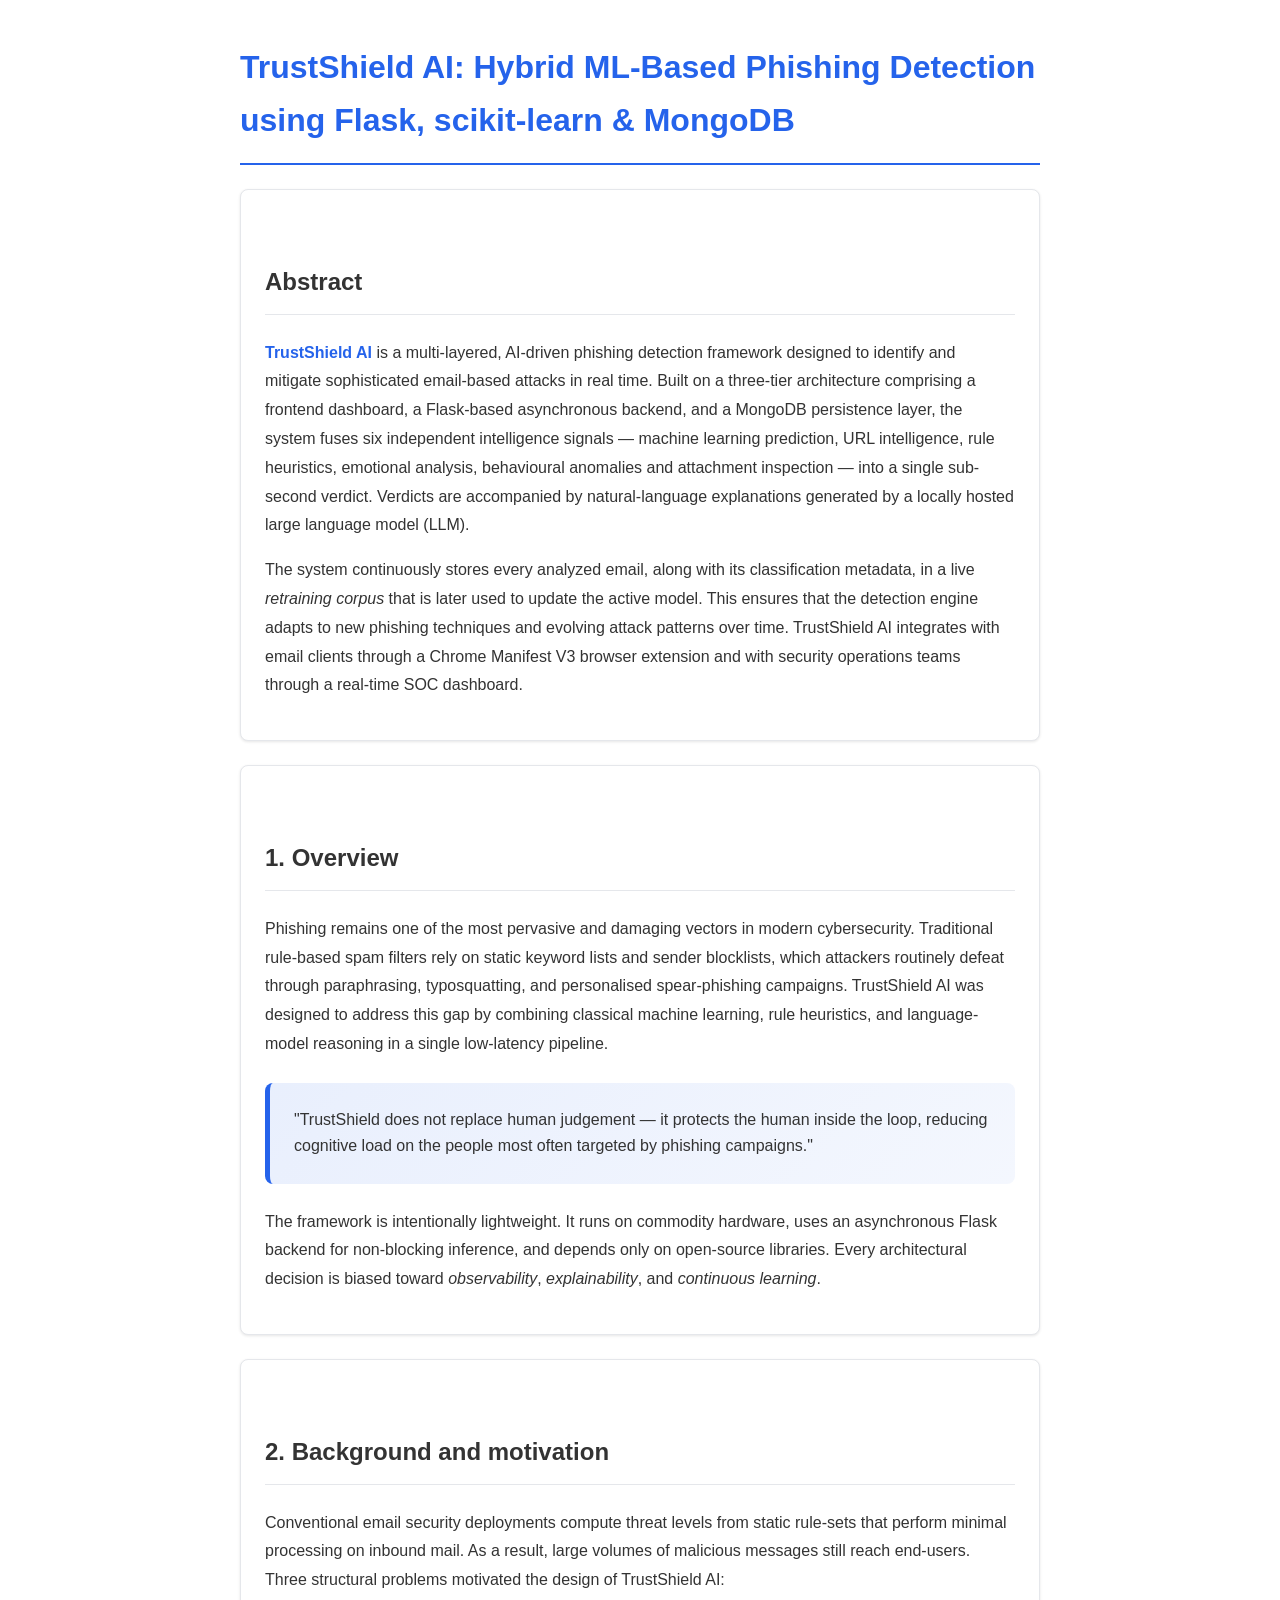
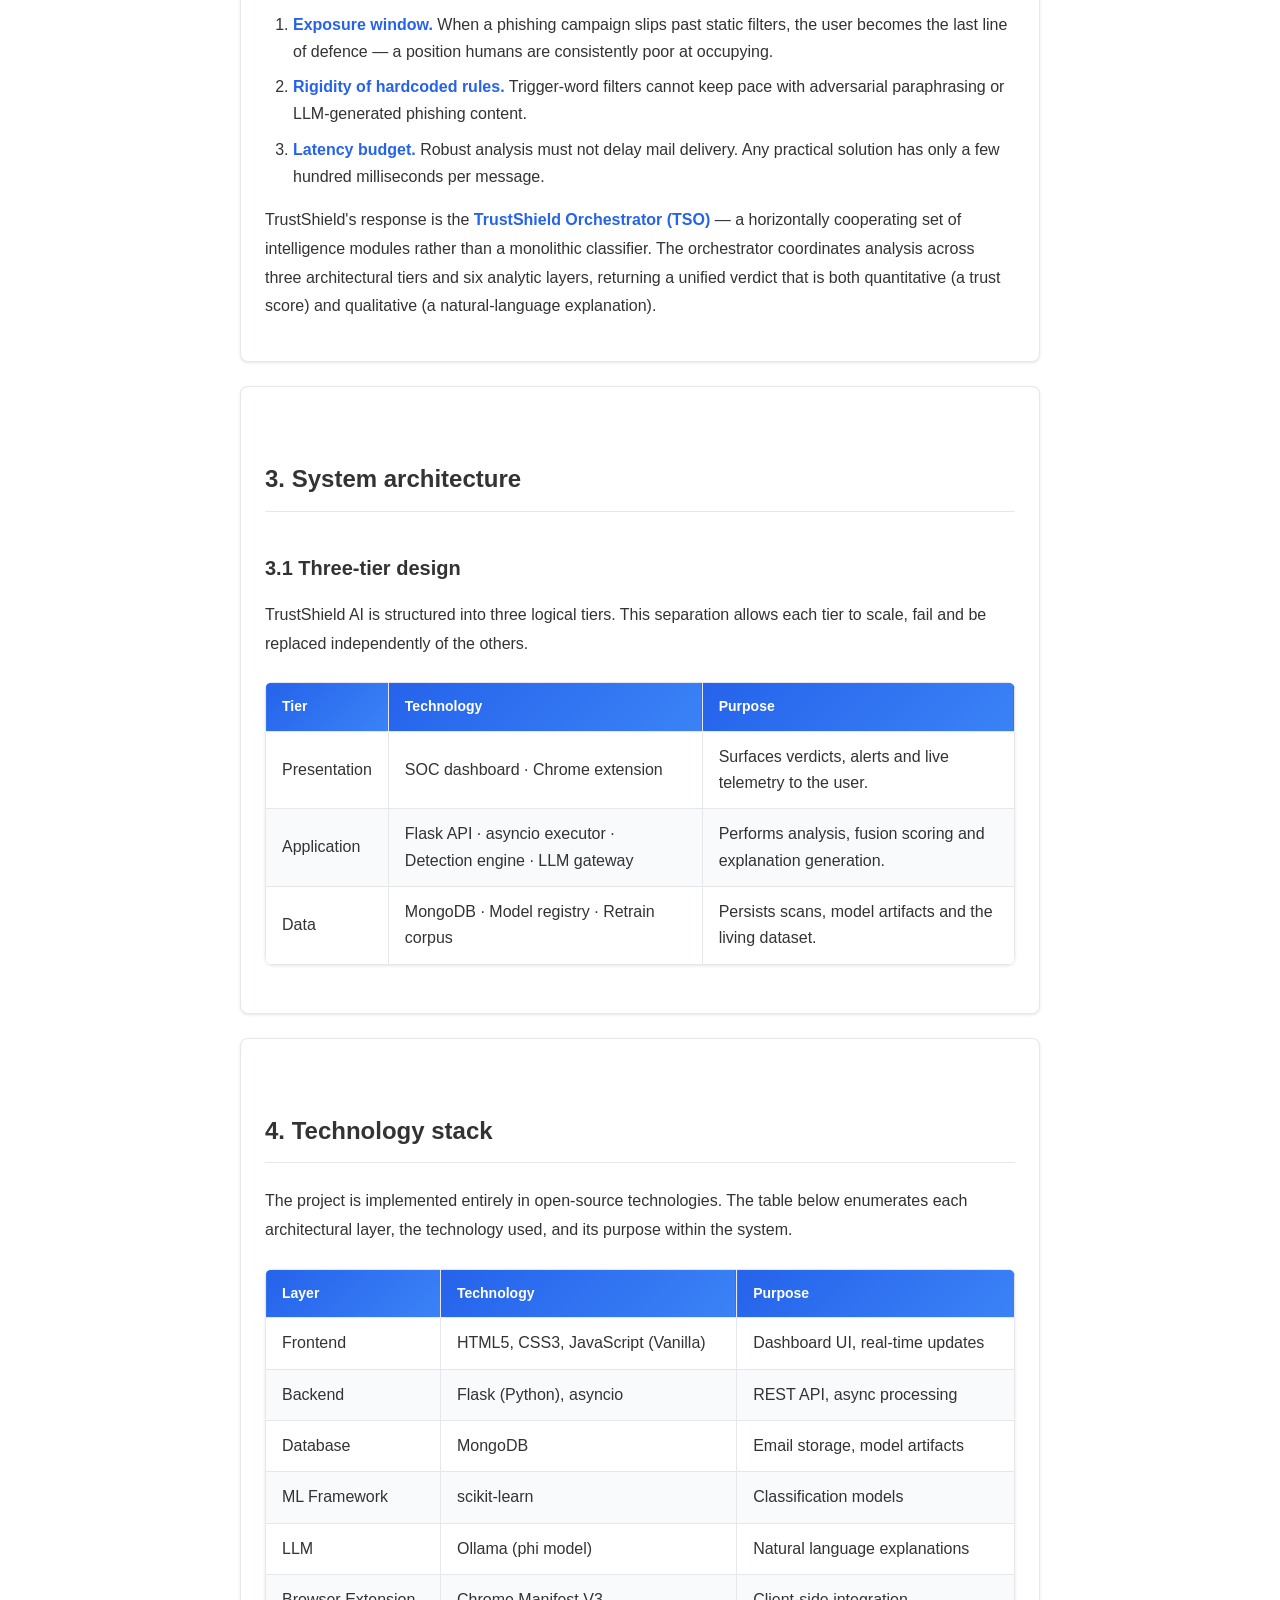
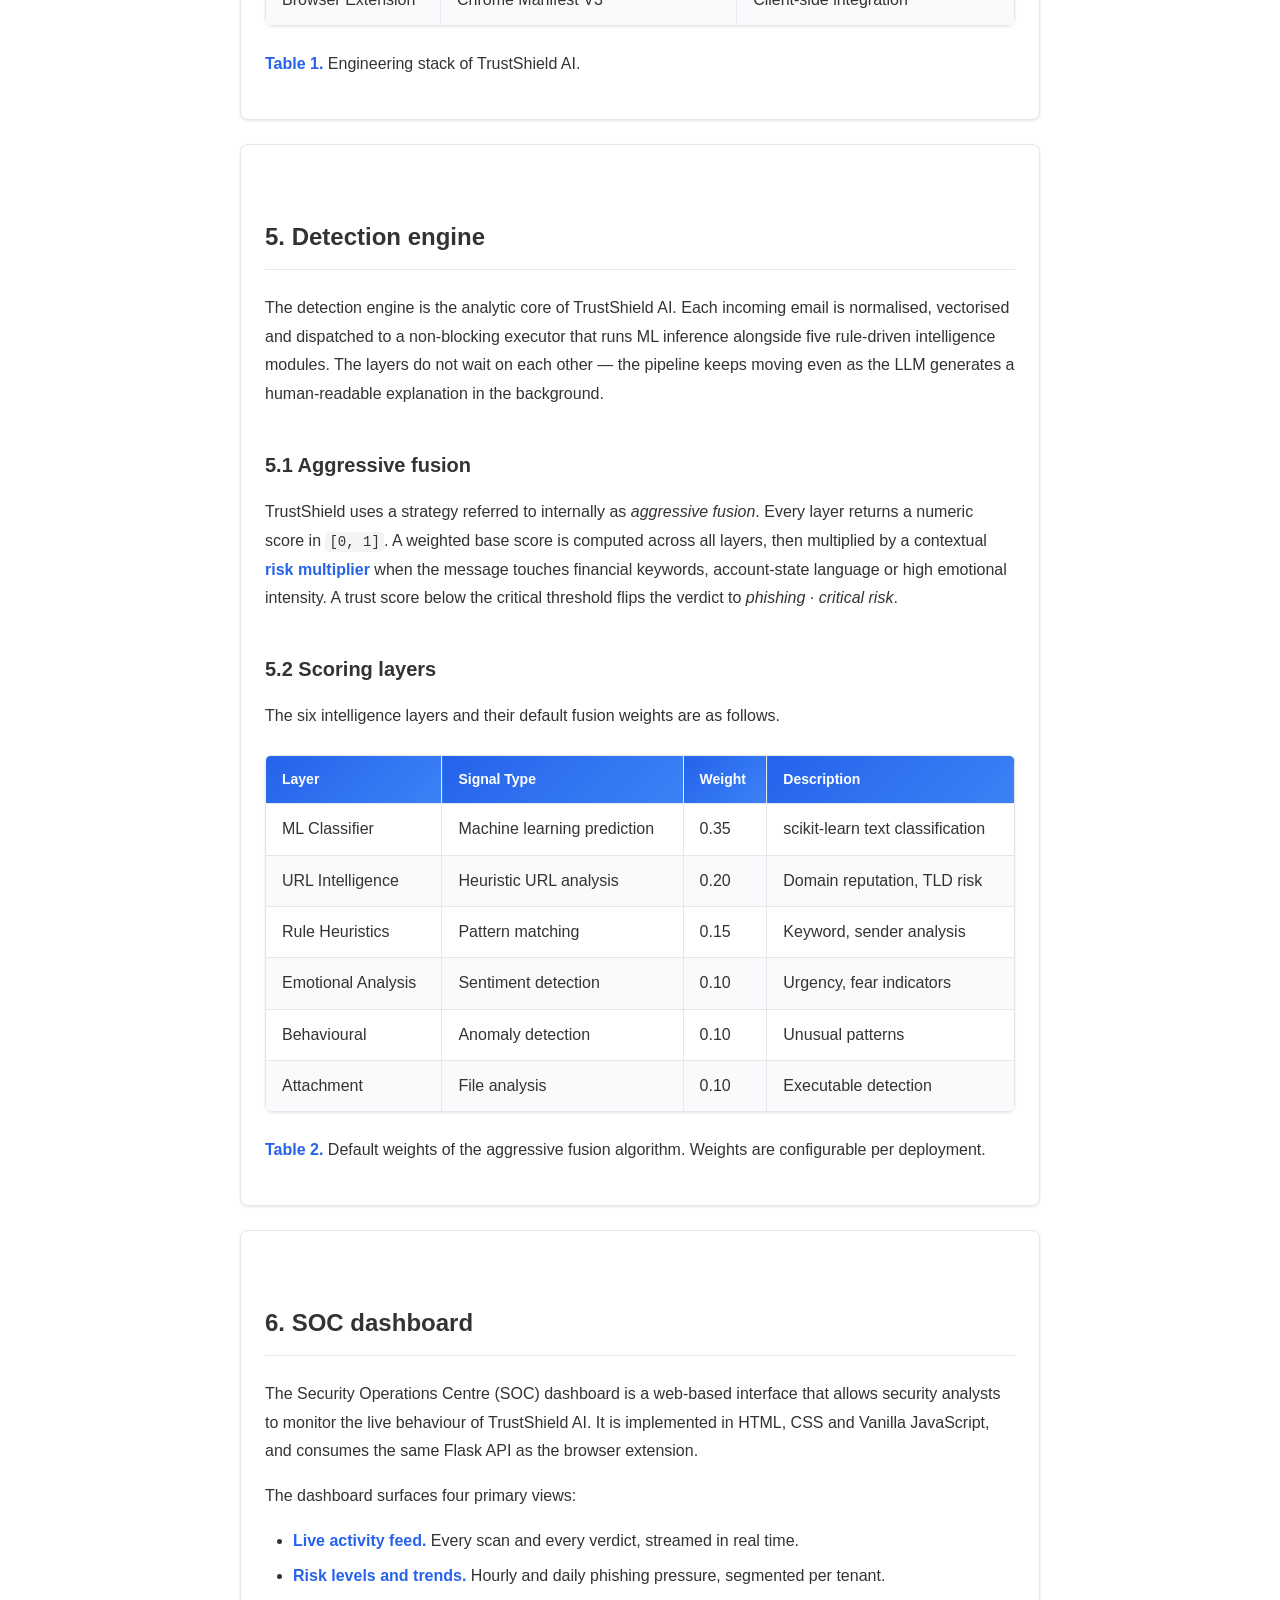
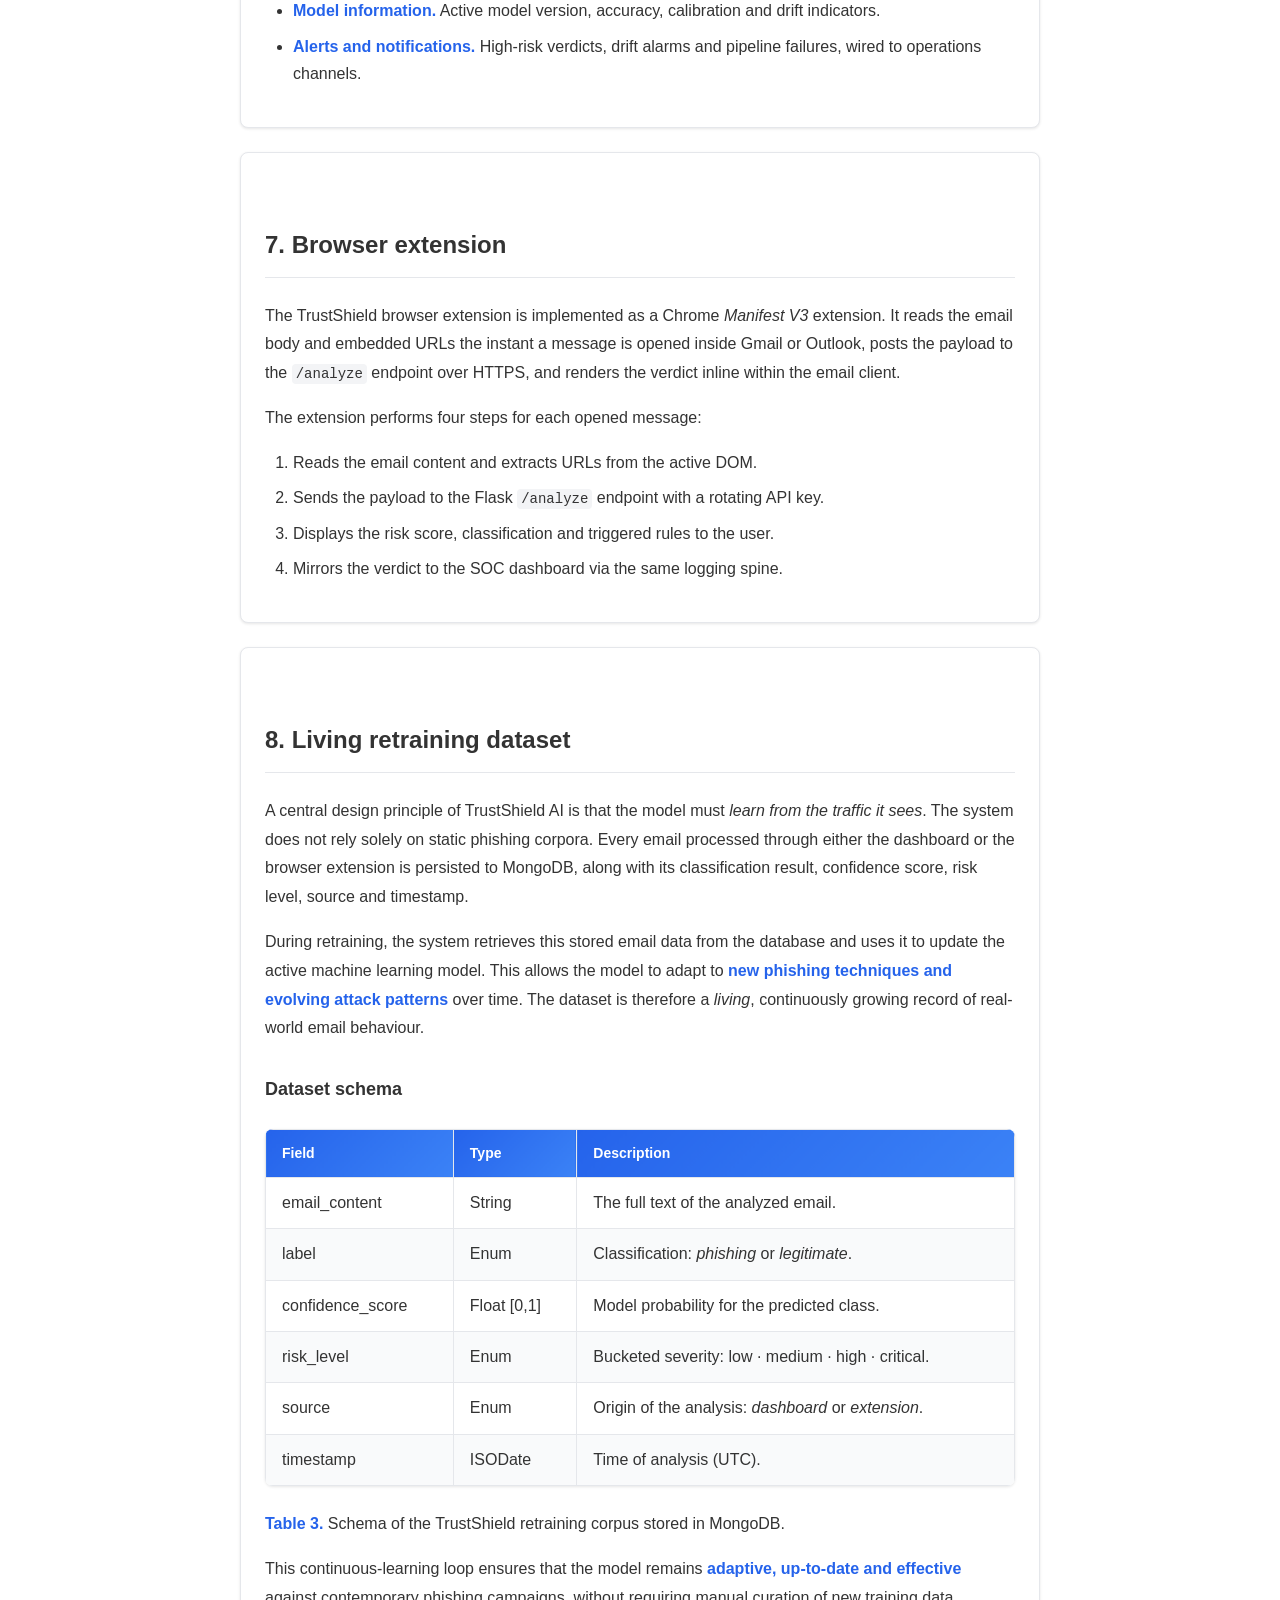
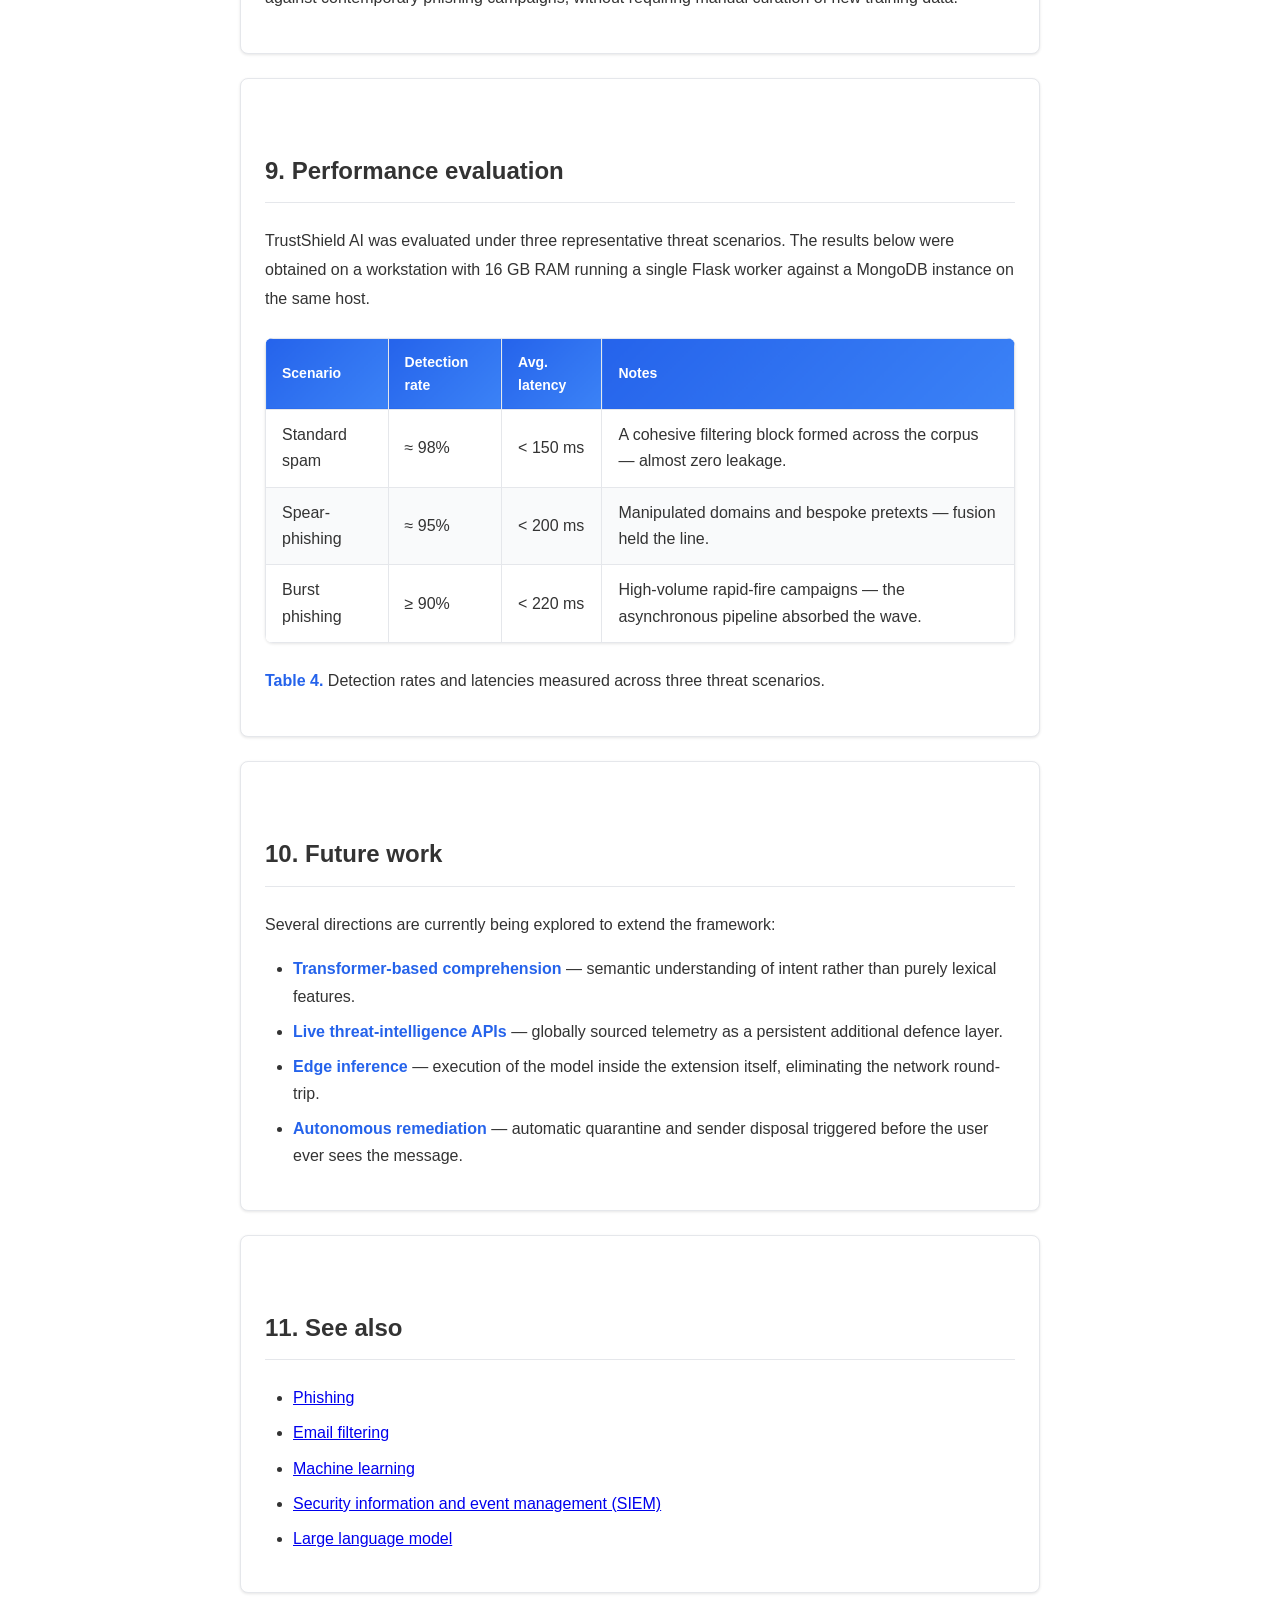
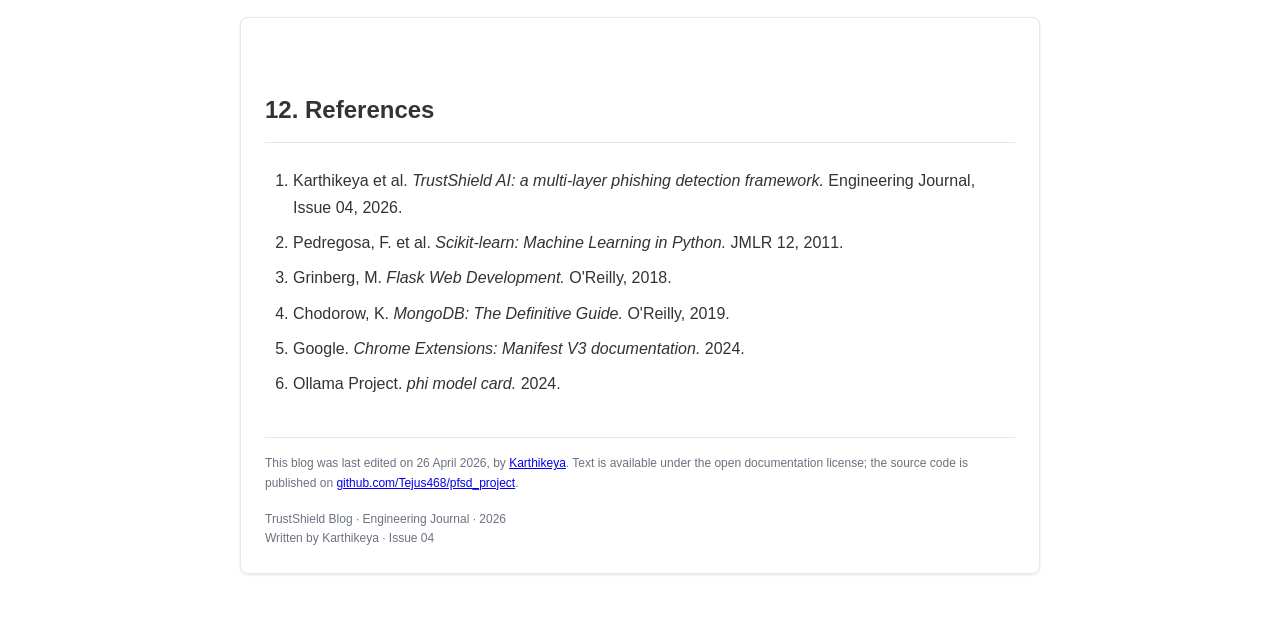
<file: trustshield-ai-document.html>
<!DOCTYPE html>
<html lang="en">
<head>
    <meta charset="UTF-8">
    <meta name="viewport" content="width=device-width, initial-scale=1.0">
    <title>TrustShield AI - Phishing Detection Framework</title>
    <style>
        body {
            font-family: 'Segoe UI', 'Inter', 'Source Sans 3', 'Helvetica Neue', sans-serif;
            font-size: 16px;
            line-height: 1.65;
            color: #333;
            max-width: 800px;
            margin: 0 auto;
            padding: 20px;
            background: white;
        }
        h1 {
            font-size: 32px;
            font-weight: bold;
            color: #2563eb;
            margin-bottom: 20px;
            border-bottom: 2px solid #2563eb;
            padding-bottom: 16px;
        }
        h2 {
            font-size: 24px;
            font-weight: 600;
            color: #333;
            margin-top: 48px;
            margin-bottom: 24px;
            border-bottom: 1px solid #e5e7eb;
            padding-bottom: 12px;
        }
        h3 {
            font-size: 20px;
            font-weight: 600;
            color: #333;
            margin-top: 40px;
            margin-bottom: 16px;
        }
        h4 {
            font-size: 18px;
            font-weight: 600;
            color: #333;
            margin-top: 32px;
            margin-bottom: 12px;
        }
        p {
            margin-bottom: 16px;
            line-height: 1.8;
        }
        strong {
            color: #2563eb;
            font-weight: 600;
        }
        code {
            background: #f3f4f6;
            padding: 2px 4px;
            border-radius: 4px;
            font-family: 'Courier New', monospace;
            font-size: 14px;
        }
        pre {
            background: #1e1e1e;
            color: #00ffcc;
            padding: 16px;
            border-radius: 8px;
            overflow-x: auto;
            font-family: 'Courier New', monospace;
            font-size: 14px;
            margin: 20px 0;
        }
        table {
            width: 100%;
            border-collapse: collapse;
            margin: 24px 0;
            background: white;
            border-radius: 8px;
            overflow: hidden;
            box-shadow: 0 1px 3px rgba(0,0,0,0.1);
        }
        th, td {
            border: 1px solid #e5e7eb;
            padding: 12px 16px;
            text-align: left;
        }
        th {
            background: linear-gradient(135deg, #2563eb 0%, #3b82f6 100%);
            color: white;
            font-weight: 600;
            font-size: 14px;
        }
        tr:nth-child(even) td {
            background: #f9fafb;
        }
        ul, ol {
            margin-bottom: 16px;
            padding-left: 28px;
        }
        li {
            margin-bottom: 8px;
            line-height: 1.7;
        }
        blockquote {
            border-left: 4px solid #2563eb;
            padding-left: 16px;
            margin: 20px 0;
            font-style: italic;
            background: #f0f9ff;
            padding: 16px;
            border-radius: 0 8px 8px 0;
        }
        .section-card {
            background: white;
            border: 1px solid #e5e7eb;
            border-radius: 8px;
            padding: 24px;
            margin: 24px 0;
            box-shadow: 0 1px 3px rgba(0,0,0,0.1);
        }
        .highlight-box {
            background: linear-gradient(135deg, rgba(37, 99, 235, 0.1) 0%, rgba(37, 99, 235, 0.05) 100%);
            border-left: 5px solid #2563eb;
            padding: 24px;
            margin: 24px 0;
            border-radius: 8px;
        }
        figure {
            margin: 24px 0;
            text-align: center;
        }
        figcaption {
            font-size: 14px;
            color: #6b7280;
            margin-top: 8px;
            font-style: italic;
        }
        @media print {
            body { margin: 0; padding: 10px; }
            .section-card { break-inside: avoid; }
            h2, h3, h4 { break-after: avoid; }
            table { break-inside: avoid; }
        }
    </style>
</head>
<body>
    <h1>TrustShield AI: Hybrid ML-Based Phishing Detection using Flask, scikit-learn & MongoDB</h1>
    
    <div class="section-card">
        <h2>Abstract</h2>
        <p><strong>TrustShield AI</strong> is a multi-layered, AI-driven phishing detection framework designed to identify and mitigate sophisticated email-based attacks in real time. Built on a three-tier architecture comprising a frontend dashboard, a Flask-based asynchronous backend, and a MongoDB persistence layer, the system fuses six independent intelligence signals — machine learning prediction, URL intelligence, rule heuristics, emotional analysis, behavioural anomalies and attachment inspection — into a single sub-second verdict. Verdicts are accompanied by natural-language explanations generated by a locally hosted large language model (LLM).</p>
        
        <p>The system continuously stores every analyzed email, along with its classification metadata, in a live <em>retraining corpus</em> that is later used to update the active model. This ensures that the detection engine adapts to new phishing techniques and evolving attack patterns over time. TrustShield AI integrates with email clients through a Chrome Manifest V3 browser extension and with security operations teams through a real-time SOC dashboard.</p>
    </div>

    <div class="section-card">
        <h2>1. Overview</h2>
        <p>Phishing remains one of the most pervasive and damaging vectors in modern cybersecurity. Traditional rule-based spam filters rely on static keyword lists and sender blocklists, which attackers routinely defeat through paraphrasing, typosquatting, and personalised spear-phishing campaigns. TrustShield AI was designed to address this gap by combining classical machine learning, rule heuristics, and language-model reasoning in a single low-latency pipeline.</p>
        
        <div class="highlight-box">
            "TrustShield does not replace human judgement — it protects the human inside the loop, reducing cognitive load on the people most often targeted by phishing campaigns."
        </div>
        
        <p>The framework is intentionally lightweight. It runs on commodity hardware, uses an asynchronous Flask backend for non-blocking inference, and depends only on open-source libraries. Every architectural decision is biased toward <em>observability</em>, <em>explainability</em>, and <em>continuous learning</em>.</p>
    </div>

    <div class="section-card">
        <h2>2. Background and motivation</h2>
        <p>Conventional email security deployments compute threat levels from static rule-sets that perform minimal processing on inbound mail. As a result, large volumes of malicious messages still reach end-users. Three structural problems motivated the design of TrustShield AI:</p>
        
        <ol>
            <li><strong>Exposure window.</strong> When a phishing campaign slips past static filters, the user becomes the last line of defence — a position humans are consistently poor at occupying.</li>
            <li><strong>Rigidity of hardcoded rules.</strong> Trigger-word filters cannot keep pace with adversarial paraphrasing or LLM-generated phishing content.</li>
            <li><strong>Latency budget.</strong> Robust analysis must not delay mail delivery. Any practical solution has only a few hundred milliseconds per message.</li>
        </ol>
        
        <p>TrustShield's response is the <strong>TrustShield Orchestrator (TSO)</strong> — a horizontally cooperating set of intelligence modules rather than a monolithic classifier. The orchestrator coordinates analysis across three architectural tiers and six analytic layers, returning a unified verdict that is both quantitative (a trust score) and qualitative (a natural-language explanation).</p>
    </div>

    <div class="section-card">
        <h2>3. System architecture</h2>
        
        <h3>3.1 Three-tier design</h3>
        <p>TrustShield AI is structured into three logical tiers. This separation allows each tier to scale, fail and be replaced independently of the others.</p>
        
        <table>
            <thead>
                <tr>
                    <th>Tier</th>
                    <th>Technology</th>
                    <th>Purpose</th>
                </tr>
            </thead>
            <tbody>
                <tr>
                    <td className="font-semibold">Presentation</td>
                    <td>SOC dashboard · Chrome extension</td>
                    <td>Surfaces verdicts, alerts and live telemetry to the user.</td>
                </tr>
                <tr>
                    <td className="font-semibold">Application</td>
                    <td>Flask API · asyncio executor · Detection engine · LLM gateway</td>
                    <td>Performs analysis, fusion scoring and explanation generation.</td>
                </tr>
                <tr>
                    <td className="font-semibold">Data</td>
                    <td>MongoDB · Model registry · Retrain corpus</td>
                    <td>Persists scans, model artifacts and the living dataset.</td>
                </tr>
            </tbody>
        </table>
    </div>

    <div class="section-card">
        <h2>4. Technology stack</h2>
        <p>The project is implemented entirely in open-source technologies. The table below enumerates each architectural layer, the technology used, and its purpose within the system.</p>
        
        <table>
            <thead>
                <tr>
                    <th>Layer</th>
                    <th>Technology</th>
                    <th>Purpose</th>
                </tr>
            </thead>
            <tbody>
                <tr>
                    <td>Frontend</td>
                    <td>HTML5, CSS3, JavaScript (Vanilla)</td>
                    <td>Dashboard UI, real-time updates</td>
                </tr>
                <tr>
                    <td>Backend</td>
                    <td>Flask (Python), asyncio</td>
                    <td>REST API, async processing</td>
                </tr>
                <tr>
                    <td>Database</td>
                    <td>MongoDB</td>
                    <td>Email storage, model artifacts</td>
                </tr>
                <tr>
                    <td>ML Framework</td>
                    <td>scikit-learn</td>
                    <td>Classification models</td>
                </tr>
                <tr>
                    <td>LLM</td>
                    <td>Ollama (phi model)</td>
                    <td>Natural language explanations</td>
                </tr>
                <tr>
                    <td>Browser Extension</td>
                    <td>Chrome Manifest V3</td>
                    <td>Client-side integration</td>
                </tr>
            </tbody>
        </table>
        
        <p><strong>Table 1.</strong> Engineering stack of TrustShield AI.</p>
    </div>

    <div class="section-card">
        <h2>5. Detection engine</h2>
        <p>The detection engine is the analytic core of TrustShield AI. Each incoming email is normalised, vectorised and dispatched to a non-blocking executor that runs ML inference alongside five rule-driven intelligence modules. The layers do not wait on each other — the pipeline keeps moving even as the LLM generates a human-readable explanation in the background.</p>
        
        <h3>5.1 Aggressive fusion</h3>
        <p>TrustShield uses a strategy referred to internally as <em>aggressive fusion</em>. Every layer returns a numeric score in <code>[0, 1]</code>. A weighted base score is computed across all layers, then multiplied by a contextual <strong>risk multiplier</strong> when the message touches financial keywords, account-state language or high emotional intensity. A trust score below the critical threshold flips the verdict to <em> phishing · critical risk</em>.</p>
        
        <h3>5.2 Scoring layers</h3>
        <p>The six intelligence layers and their default fusion weights are as follows.</p>
        
        <table>
            <thead>
                <tr>
                    <th>Layer</th>
                    <th>Signal Type</th>
                    <th>Weight</th>
                    <th>Description</th>
                </tr>
            </thead>
            <tbody>
                <tr>
                    <td>ML Classifier</td>
                    <td>Machine learning prediction</td>
                    <td>0.35</td>
                    <td>scikit-learn text classification</td>
                </tr>
                <tr>
                    <td>URL Intelligence</td>
                    <td>Heuristic URL analysis</td>
                    <td>0.20</td>
                    <td>Domain reputation, TLD risk</td>
                </tr>
                <tr>
                    <td>Rule Heuristics</td>
                    <td>Pattern matching</td>
                    <td>0.15</td>
                    <td>Keyword, sender analysis</td>
                </tr>
                <tr>
                    <td>Emotional Analysis</td>
                    <td>Sentiment detection</td>
                    <td>0.10</td>
                    <td>Urgency, fear indicators</td>
                </tr>
                <tr>
                    <td>Behavioural</td>
                    <td>Anomaly detection</td>
                    <td>0.10</td>
                    <td>Unusual patterns</td>
                </tr>
                <tr>
                    <td>Attachment</td>
                    <td>File analysis</td>
                    <td>0.10</td>
                    <td>Executable detection</td>
                </tr>
            </tbody>
        </table>
        
        <p><strong>Table 2.</strong> Default weights of the aggressive fusion algorithm. Weights are configurable per deployment.</p>
    </div>

    <div class="section-card">
        <h2>6. SOC dashboard</h2>
        <p>The Security Operations Centre (SOC) dashboard is a web-based interface that allows security analysts to monitor the live behaviour of TrustShield AI. It is implemented in HTML, CSS and Vanilla JavaScript, and consumes the same Flask API as the browser extension.</p>
        
        <p>The dashboard surfaces four primary views:</p>
        <ul>
            <li><strong>Live activity feed.</strong> Every scan and every verdict, streamed in real time.</li>
            <li><strong>Risk levels and trends.</strong> Hourly and daily phishing pressure, segmented per tenant.</li>
            <li><strong>Model information.</strong> Active model version, accuracy, calibration and drift indicators.</li>
            <li><strong>Alerts and notifications.</strong> High-risk verdicts, drift alarms and pipeline failures, wired to operations channels.</li>
        </ul>
    </div>

    <div class="section-card">
        <h2>7. Browser extension</h2>
        <p>The TrustShield browser extension is implemented as a Chrome <em> Manifest V3</em> extension. It reads the email body and embedded URLs the instant a message is opened inside Gmail or Outlook, posts the payload to the <code>/analyze</code> endpoint over HTTPS, and renders the verdict inline within the email client.</p>
        
        <p>The extension performs four steps for each opened message:</p>
        <ol>
            <li>Reads the email content and extracts URLs from the active DOM.</li>
            <li>Sends the payload to the Flask <code>/analyze</code> endpoint with a rotating API key.</li>
            <li>Displays the risk score, classification and triggered rules to the user.</li>
            <li>Mirrors the verdict to the SOC dashboard via the same logging spine.</li>
        </ol>
    </div>

    <div class="section-card">
        <h2>8. Living retraining dataset</h2>
        <p>A central design principle of TrustShield AI is that the model must <em> learn from the traffic it sees</em>. The system does not rely solely on static phishing corpora. Every email processed through either the dashboard or the browser extension is persisted to MongoDB, along with its classification result, confidence score, risk level, source and timestamp.</p>
        
        <p>During retraining, the system retrieves this stored email data from the database and uses it to update the active machine learning model. This allows the model to adapt to <strong>new phishing techniques and evolving attack patterns</strong> over time. The dataset is therefore a <em>living</em>, continuously growing record of real-world email behaviour.</p>
        
        <h4>Dataset schema</h4>
        <table>
            <thead>
                <tr>
                    <th>Field</th>
                    <th>Type</th>
                    <th>Description</th>
                </tr>
            </thead>
            <tbody>
                <tr><td className="mono">email_content</td><td>String</td><td>The full text of the analyzed email.</td></tr>
                <tr><td className="mono">label</td><td>Enum</td><td>Classification: <em>phishing</em> or <em>legitimate</em>.</td></tr>
                <tr><td className="mono">confidence_score</td><td>Float [0,1]</td><td>Model probability for the predicted class.</td></tr>
                <tr><td className="mono">risk_level</td><td>Enum</td><td>Bucketed severity: low · medium · high · critical.</td></tr>
                <tr><td className="mono">source</td><td>Enum</td><td>Origin of the analysis: <em>dashboard</em> or <em>extension</em>.</td></tr>
                <tr><td className="mono">timestamp</td><td>ISODate</td><td>Time of analysis (UTC).</td></tr>
            </tbody>
        </table>
        
        <p><strong>Table 3.</strong> Schema of the TrustShield retraining corpus stored in MongoDB.</p>
        
        <p>This continuous-learning loop ensures that the model remains <strong>adaptive, up-to-date and effective</strong> against contemporary phishing campaigns, without requiring manual curation of new training data.</p>
    </div>

    <div class="section-card">
        <h2>9. Performance evaluation</h2>
        <p>TrustShield AI was evaluated under three representative threat scenarios. The results below were obtained on a workstation with 16 GB RAM running a single Flask worker against a MongoDB instance on the same host.</p>
        
        <table>
            <thead>
                <tr>
                    <th>Scenario</th>
                    <th>Detection rate</th>
                    <th>Avg. latency</th>
                    <th>Notes</th>
                </tr>
            </thead>
            <tbody>
                <tr>
                    <td className="font-semibold">Standard spam</td>
                    <td>≈ 98%</td>
                    <td>&lt; 150 ms</td>
                    <td>A cohesive filtering block formed across the corpus — almost zero leakage.</td>
                </tr>
                <tr>
                    <td className="font-semibold">Spear-phishing</td>
                    <td>≈ 95%</td>
                    <td>&lt; 200 ms</td>
                    <td>Manipulated domains and bespoke pretexts — fusion held the line.</td>
                </tr>
                <tr>
                    <td className="font-semibold">Burst phishing</td>
                    <td>≥ 90%</td>
                    <td>&lt; 220 ms</td>
                    <td>High-volume rapid-fire campaigns — the asynchronous pipeline absorbed the wave.</td>
                </tr>
            </tbody>
        </table>
        
        <p><strong>Table 4.</strong> Detection rates and latencies measured across three threat scenarios.</p>
    </div>

    <div class="section-card">
        <h2>10. Future work</h2>
        <p>Several directions are currently being explored to extend the framework:</p>
        <ul>
            <li><strong>Transformer-based comprehension</strong> — semantic understanding of intent rather than purely lexical features.</li>
            <li><strong>Live threat-intelligence APIs</strong> — globally sourced telemetry as a persistent additional defence layer.</li>
            <li><strong>Edge inference</strong> — execution of the model inside the extension itself, eliminating the network round-trip.</li>
            <li><strong>Autonomous remediation</strong> — automatic quarantine and sender disposal triggered before the user ever sees the message.</li>
        </ul>
    </div>

    <div class="section-card">
        <h2>11. See also</h2>
        <ul>
            <li><a href="#">Phishing</a></li>
            <li><a href="#">Email filtering</a></li>
            <li><a href="#">Machine learning</a></li>
            <li><a href="#">Security information and event management (SIEM)</a></li>
            <li><a href="#">Large language model</a></li>
        </ul>
    </div>

    <div class="section-card">
        <h2>12. References</h2>
        <ol className="text-sm">
            <li>Karthikeya et al. <em>TrustShield AI: a multi-layer phishing detection framework.</em> Engineering Journal, Issue 04, 2026.</li>
            <li>Pedregosa, F. et al. <em>Scikit-learn: Machine Learning in Python.</em> JMLR 12, 2011.</li>
            <li>Grinberg, M. <em>Flask Web Development.</em> O'Reilly, 2018.</li>
            <li>Chodorow, K. <em>MongoDB: The Definitive Guide.</em> O'Reilly, 2019.</li>
            <li>Google. <em>Chrome Extensions: Manifest V3 documentation.</em> 2024.</li>
            <li>Ollama Project. <em>phi model card.</em> 2024.</li>
        </ol>
        
        <div style="margin-top: 40px; padding-top: 16px; border-top: 1px solid #e5e7eb; font-size: 12px; color: #6b7280;">
            This blog was last edited on 26 April 2026, by <a href="#">Karthikeya</a>.
            Text is available under the open documentation license; the source code is published on <a href="https://github.com/Tejus468/pfsd_project">github.com/Tejus468/pfsd_project</a>.
        </div>
        
        <div style="margin-top: 16px; font-size: 12px; color: #6b7280;">
            TrustShield Blog · Engineering Journal · 2026<br>
            Written by Karthikeya · Issue 04
        </div>
    </div>
</body>
</html>
</file>
